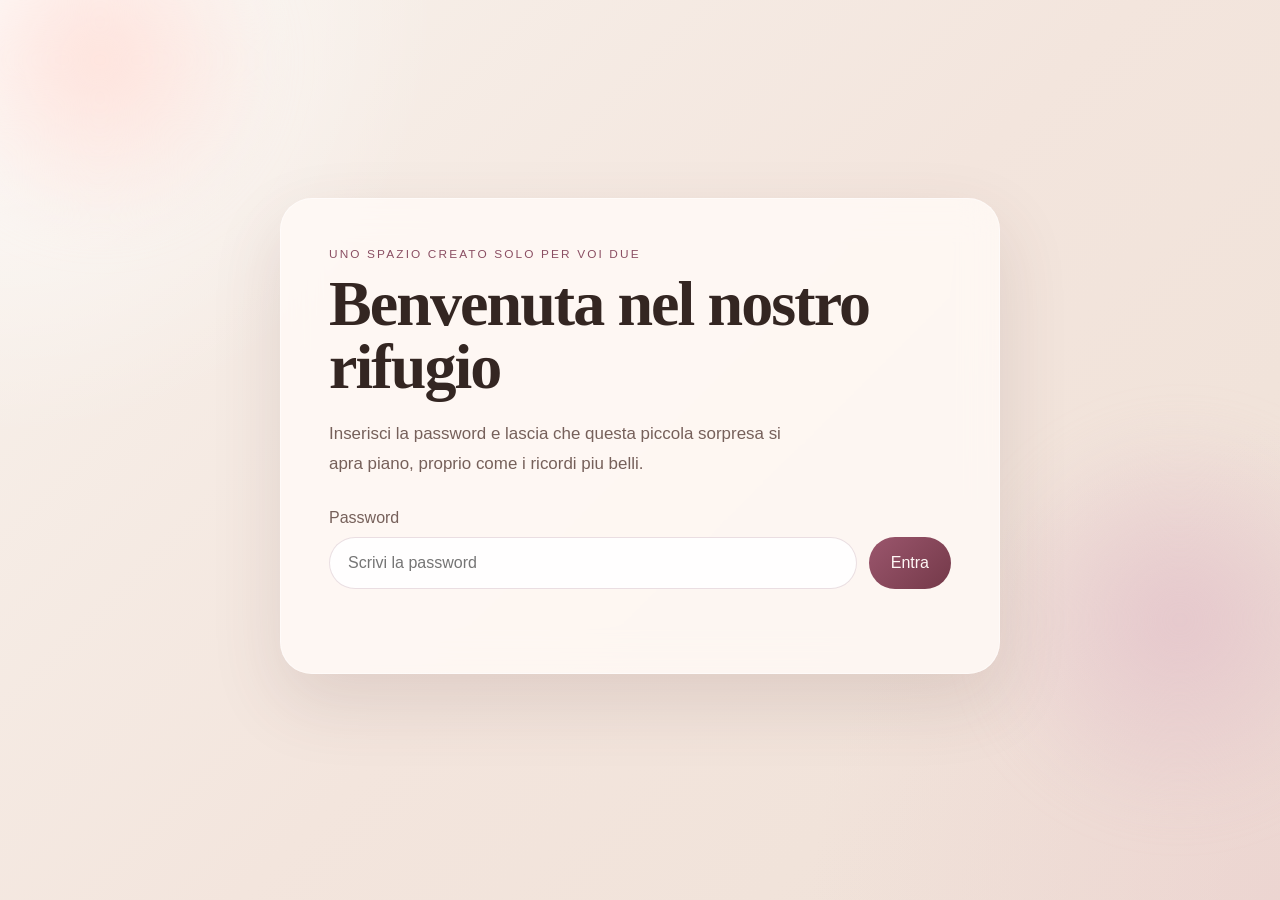
<file: index.html>
<!DOCTYPE html>
<html lang="it">
  <head>
    <meta charset="UTF-8" />
    <meta name="viewport" content="width=device-width, initial-scale=1.0" />
    <title>Per Noi</title>
    <meta
      name="description"
      content="Una lettera romantica e privata, custodita dietro password."
    />
    <link rel="stylesheet" href="./styles.css" />
  </head>
  <body data-page="letter">
    <div class="page-shell">
      <div class="heart-layer" id="heart-layer" aria-hidden="true"></div>
      <div class="background-glow background-glow-one"></div>
      <div class="background-glow background-glow-two"></div>

      <main class="app">
        <section class="gate" id="gate" aria-labelledby="gate-title">
          <div class="gate__card">
            <p class="eyebrow">Uno spazio creato solo per voi due</p>
            <h1 id="gate-title">Benvenuta nel nostro rifugio</h1>
            <p class="gate__intro">
              Inserisci la password e lascia che questa piccola sorpresa si apra
              piano, proprio come i ricordi piu belli.
            </p>

            <form class="gate__form" id="password-form">
              <label class="gate__label" for="password-input">Password</label>
              <div class="gate__input-row">
                <input
                  class="gate__input"
                  id="password-input"
                  name="password"
                  type="password"
                  placeholder="Scrivi la password"
                  autocomplete="current-password"
                  required
                />
                <button class="button button--primary" type="submit">
                  Entra
                </button>
              </div>
              <p class="gate__hint" id="password-message" aria-live="polite"></p>
            </form>
          </div>
        </section>

        <section class="page-content hidden" id="content">
          <section class="page-hero">
            <p class="eyebrow">Per la persona che rende tutto piu bello</p>
            <h1 class="page-title" id="site-title"></h1>
            <p class="page-subtitle" id="site-subtitle"></p>
          </section>

          <section class="panel letter-panel" aria-labelledby="letter-title">
            <div class="section-heading">
              <div>
                <p class="eyebrow">La mia lettera per te</p>
                <h2 id="letter-title">Prima leggi questo</h2>
              </div>
            </div>

            <p class="section-copy" id="hero-quote"></p>
            <article class="letter" id="letter-body"></article>

            <div class="letter-actions">
              <a class="button button--primary" href="./gallery.html">
                Schiacciami e vedrai!
              </a>
            </div>
          </section>
        </section>
      </main>
    </div>

    <script src="./site-data.js"></script>
    <script src="./script.js"></script>
  </body>
</html>
</file>
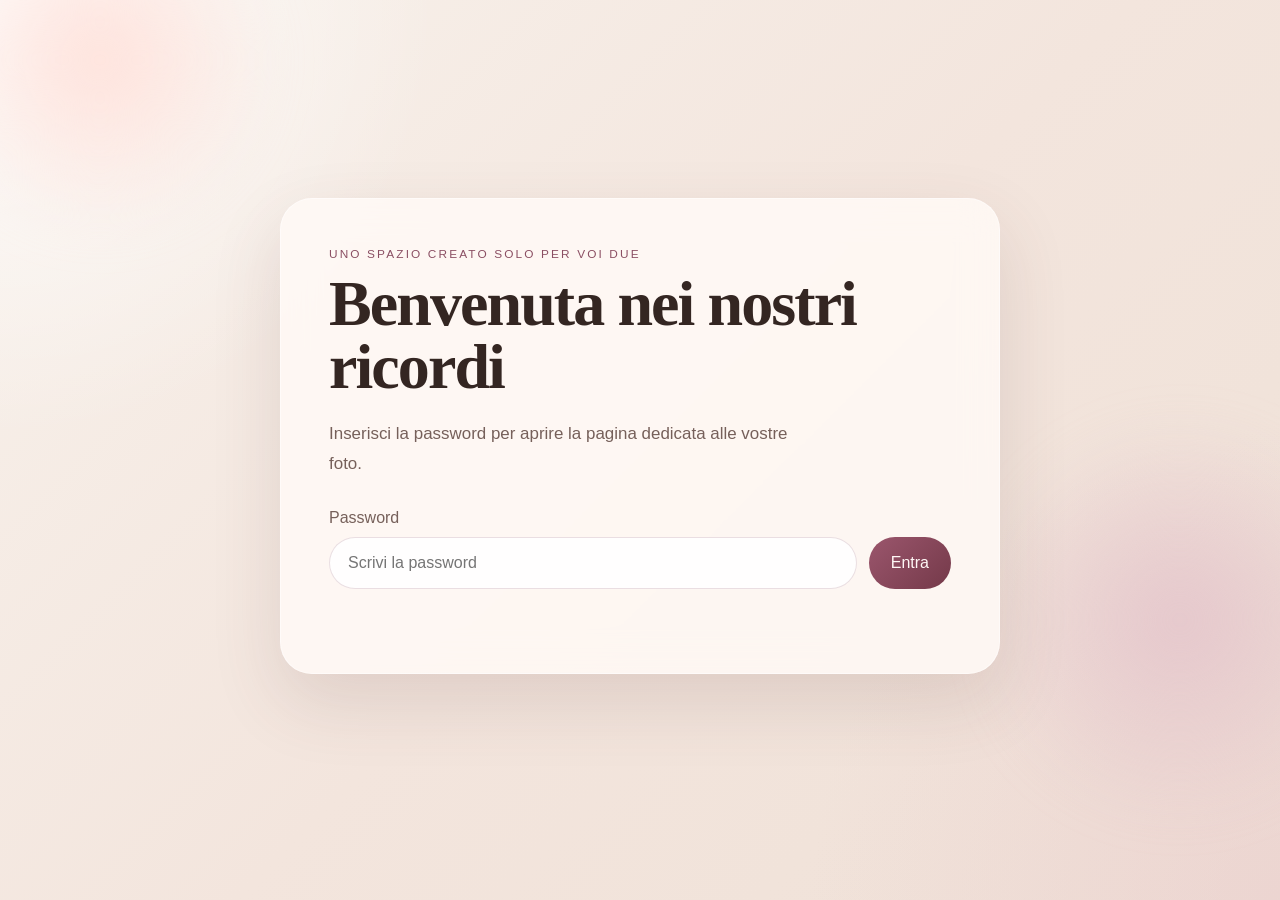
<file: gallery.html>
<!DOCTYPE html>
<html lang="it">
  <head>
    <meta charset="UTF-8" />
    <meta name="viewport" content="width=device-width, initial-scale=1.0" />
    <title>I Nostri Ricordi</title>
    <meta
      name="description"
      content="Una galleria romantica e privata, custodita dietro password."
    />
    <link rel="stylesheet" href="./styles.css" />
  </head>
  <body data-page="gallery">
    <div class="page-shell">
      <div class="heart-layer" id="heart-layer" aria-hidden="true"></div>
      <div class="background-glow background-glow-one"></div>
      <div class="background-glow background-glow-two"></div>

      <main class="app">
        <section class="gate" id="gate" aria-labelledby="gate-title">
          <div class="gate__card">
            <p class="eyebrow">Uno spazio creato solo per voi due</p>
            <h1 id="gate-title">Benvenuta nei nostri ricordi</h1>
            <p class="gate__intro">
              Inserisci la password per aprire la pagina dedicata alle vostre
              foto.
            </p>

            <form class="gate__form" id="password-form">
              <label class="gate__label" for="password-input">Password</label>
              <div class="gate__input-row">
                <input
                  class="gate__input"
                  id="password-input"
                  name="password"
                  type="password"
                  placeholder="Scrivi la password"
                  autocomplete="current-password"
                  required
                />
                <button class="button button--primary" type="submit">
                  Entra
                </button>
              </div>
              <p class="gate__hint" id="password-message" aria-live="polite"></p>
            </form>
          </div>
        </section>

        <section class="page-content hidden" id="content">
          <section class="page-hero page-hero--compact">
            <p class="eyebrow">I nostri momenti</p>
            <h1 class="page-title">Le nostre foto</h1>
            <p class="page-subtitle" id="gallery-intro"></p>
            <div class="page-hero__actions">
              <a class="button button--ghost" href="./index.html">Torna alla lettera</a>
            </div>
          </section>

          <section class="panel gallery-panel" aria-labelledby="gallery-title">
            <div class="section-heading">
              <div>
                <p class="eyebrow">Galleria privata</p>
                <h2 id="gallery-title">Scorri i nostri ricordi</h2>
              </div>
            </div>

            <div class="gallery">
              <div class="gallery__stage">
                <div class="gallery__image-frame">
                  <img id="gallery-image" class="gallery__image" src="" alt="" />
                </div>
                <div class="gallery__copy">
                  <p class="gallery__index" id="gallery-index"></p>
                  <p class="gallery__special hidden" id="gallery-special-label">Per te</p>
                  <h3 class="gallery__caption" id="gallery-caption"></h3>
                  <p class="gallery__description" id="gallery-description"></p>
                  <div class="gallery__copy-actions">
                    <button
                      class="button button--primary"
                      type="button"
                      id="next-button"
                      aria-label="Foto successiva"
                    >
                      Successiva
                    </button>
                  </div>
                </div>
              </div>

              <div class="gallery__controls">
                <button
                  class="button button--ghost"
                  type="button"
                  id="prev-button"
                  aria-label="Foto precedente"
                >
                  Precedente
                </button>
              </div>

              <div class="gallery__dots" id="gallery-dots" aria-label="Seleziona una foto"></div>
              <div class="gallery__surprise hidden" id="gallery-surprise">
                <button class="button button--primary button--sparkle" type="button" id="surprise-button">
                  La mia sorpresa
                </button>
              </div>
            </div>
          </section>
        </section>
      </main>
    </div>

    <script src="./site-data.js"></script>
    <script src="./script.js"></script>
  </body>
</html>
</file>
<file: styles.css>
:root {
  --surface: rgba(255, 250, 246, 0.86);
  --surface-strong: rgba(255, 252, 249, 0.96);
  --text: #342622;
  --muted: #76605a;
  --accent: #8b4f63;
  --accent-deep: #6f3849;
  --shadow: 0 28px 70px rgba(98, 64, 61, 0.14);
  --radius-xl: 32px;
  --radius-lg: 24px;
  --content-width: min(1080px, calc(100vw - 32px));
}

* {
  box-sizing: border-box;
}

html {
  scroll-behavior: smooth;
}

body {
  margin: 0;
  min-height: 100vh;
  color: var(--text);
  background:
    radial-gradient(circle at top left, rgba(255, 255, 255, 0.82), transparent 28%),
    radial-gradient(circle at bottom right, rgba(232, 196, 200, 0.42), transparent 30%),
    linear-gradient(135deg, #f8f2ec 0%, #f3e5dd 52%, #efe1d7 100%);
  font-family: "Avenir Next", "Segoe UI", sans-serif;
}

img {
  display: block;
  max-width: 100%;
}

button,
input {
  font: inherit;
}

a {
  text-decoration: none;
}

.hidden {
  display: none !important;
}

.page-shell {
  position: relative;
  min-height: 100vh;
  overflow: hidden;
}

.heart-layer {
  position: absolute;
  inset: 0;
  overflow: hidden;
  pointer-events: none;
  z-index: 0;
}

.floating-heart {
  position: absolute;
  left: var(--left);
  bottom: -40px;
  font-size: var(--size);
  color: rgba(155, 86, 109, var(--opacity));
  text-shadow: 0 0 12px rgba(255, 255, 255, 0.35);
  animation: heart-rise var(--duration) linear infinite;
  animation-delay: var(--delay);
}

.background-glow {
  position: absolute;
  border-radius: 999px;
  filter: blur(24px);
  pointer-events: none;
}

.background-glow-one {
  top: -120px;
  left: -80px;
  width: 360px;
  height: 360px;
  background: radial-gradient(circle, rgba(255, 223, 216, 0.9), transparent 70%);
  animation: float-one 11s ease-in-out infinite;
}

.background-glow-two {
  right: -100px;
  bottom: 80px;
  width: 400px;
  height: 400px;
  background: radial-gradient(circle, rgba(225, 190, 200, 0.72), transparent 72%);
  animation: float-two 13s ease-in-out infinite;
}

.app {
  position: relative;
  width: var(--content-width);
  margin: 0 auto;
  padding: 28px 0 56px;
  z-index: 1;
}

.gate {
  min-height: calc(100vh - 84px);
  display: grid;
  place-items: center;
}

.gate__card,
.panel,
.page-hero {
  backdrop-filter: blur(18px);
  -webkit-backdrop-filter: blur(18px);
  background: var(--surface);
  border: 1px solid rgba(255, 255, 255, 0.46);
  box-shadow: var(--shadow);
}

.gate__card {
  width: min(720px, 100%);
  padding: 48px;
  border-radius: var(--radius-xl);
  animation: rise-in 800ms ease both, soft-pulse 5.8s ease-in-out infinite 1.2s;
}

.eyebrow {
  margin: 0 0 12px;
  letter-spacing: 0.18em;
  text-transform: uppercase;
  font-size: 0.74rem;
  color: var(--accent);
}

.gate h1,
.page-title,
.section-heading h2,
.gallery__caption {
  margin: 0;
  font-family: "Baskerville", "Palatino Linotype", serif;
}

.gate h1,
.page-title {
  font-size: clamp(2.7rem, 5vw, 4.7rem);
  line-height: 0.98;
  letter-spacing: -0.03em;
}

.gate__intro,
.page-subtitle,
.section-copy,
.gallery__description,
.letter p {
  color: var(--muted);
  line-height: 1.78;
}

.gate__intro {
  margin: 20px 0 0;
  max-width: 52ch;
  font-size: 1.06rem;
}

.gate__form {
  margin-top: 30px;
}

.gate__label {
  display: block;
  margin-bottom: 10px;
  color: var(--muted);
}

.gate__input-row {
  display: flex;
  gap: 12px;
}

.gate__input {
  flex: 1;
  min-width: 0;
  width: 100%;
  padding: 16px 18px;
  border: 1px solid rgba(139, 79, 99, 0.18);
  border-radius: 999px;
  background: rgba(255, 255, 255, 0.88);
  color: var(--text);
  transition: border-color 180ms ease, box-shadow 180ms ease, transform 180ms ease;
}

.gate__input:focus {
  outline: none;
  border-color: rgba(139, 79, 99, 0.45);
  box-shadow: 0 0 0 5px rgba(139, 79, 99, 0.12);
}

.gate__hint {
  min-height: 24px;
  margin: 12px 0 0;
  font-size: 0.92rem;
  color: var(--accent-deep);
}

.button {
  display: inline-flex;
  align-items: center;
  justify-content: center;
  border: 0;
  border-radius: 999px;
  padding: 14px 22px;
  cursor: pointer;
  transition: transform 180ms ease, opacity 180ms ease, background 180ms ease;
}

.button:hover {
  transform: translateY(-1px);
}

.button--primary {
  color: #fff8f6;
  background: linear-gradient(135deg, #9b566d 0%, #743949 100%);
}

.button--ghost {
  color: var(--text);
  background: rgba(255, 255, 255, 0.62);
  border: 1px solid rgba(113, 72, 73, 0.12);
}

.button--sparkle {
  position: relative;
  overflow: hidden;
  box-shadow: 0 18px 36px rgba(116, 57, 73, 0.24);
}

.button--sparkle::after {
  content: "";
  position: absolute;
  inset: -40% auto -40% -20%;
  width: 40%;
  transform: rotate(18deg) translateX(-180%);
  background: linear-gradient(90deg, transparent, rgba(255, 255, 255, 0.48), transparent);
  animation: shimmer 2.8s ease-in-out infinite;
}

.page-content {
  animation: fade-in 500ms ease both;
}

.page-hero {
  padding: 34px;
  border-radius: var(--radius-xl);
  animation: rise-in 820ms ease both, hero-float 8s ease-in-out infinite 1s;
}

.page-hero--compact {
  display: flex;
  flex-direction: column;
  align-items: flex-start;
}

.page-subtitle {
  margin: 18px 0 0;
  max-width: 62ch;
  font-size: 1.04rem;
}

.page-hero__actions {
  margin-top: 22px;
}

.panel {
  margin-top: 22px;
  padding: 32px;
  border-radius: var(--radius-xl);
  animation: rise-in 960ms ease both;
}

.section-heading {
  display: flex;
  align-items: flex-start;
  justify-content: space-between;
  gap: 16px;
  flex-wrap: wrap;
}

.section-heading h2 {
  font-size: clamp(2rem, 4vw, 3rem);
}

.section-copy {
  margin: 18px 0 0;
  max-width: 64ch;
  font-size: 1.02rem;
}

.letter {
  position: relative;
  margin-top: 24px;
  padding: 34px;
  border-radius: var(--radius-lg);
  background: var(--surface-strong);
  border: 1px solid rgba(117, 82, 74, 0.08);
  box-shadow: 0 18px 40px rgba(111, 56, 73, 0.08);
}

.letter::before {
  content: "";
  position: absolute;
  inset: 18px;
  border-radius: 18px;
  border: 1px solid rgba(139, 79, 99, 0.08);
  pointer-events: none;
}

.letter p {
  position: relative;
  margin: 0 0 18px;
  font-size: 1.04rem;
}

.letter p:last-child {
  margin-bottom: 0;
}

.letter-actions {
  margin-top: 26px;
}

.letter-actions .button {
  animation: breathe-button 3.2s ease-in-out infinite;
}

.gallery {
  margin-top: 26px;
}

.gallery__stage {
  display: grid;
  grid-template-columns: minmax(0, 1.08fr) minmax(300px, 0.92fr);
  gap: 24px;
  align-items: stretch;
}

.gallery__image-frame {
  display: flex;
  align-items: center;
  justify-content: center;
  overflow: hidden;
  min-height: 520px;
  padding: 20px;
  border-radius: 28px;
  background:
    linear-gradient(180deg, rgba(255, 255, 255, 0.38), rgba(255, 255, 255, 0.08)),
    rgba(255, 255, 255, 0.34);
  border: 1px solid rgba(255, 255, 255, 0.46);
  box-shadow: inset 0 1px 0 rgba(255, 255, 255, 0.38);
  animation: image-float 6.4s ease-in-out infinite;
}

.gallery__image {
  width: 100%;
  height: 100%;
  max-height: 76vh;
  object-fit: contain;
  transition: opacity 320ms ease, transform 700ms ease;
}

.gallery__image.is-changing {
  opacity: 0.4;
  transform: scale(1.02);
}

.gallery__copy {
  display: flex;
  flex-direction: column;
  justify-content: center;
  animation: rise-in 900ms ease both;
}

.gallery__index {
  margin: 0;
  color: var(--accent);
  font-size: 0.82rem;
  letter-spacing: 0.18em;
  text-transform: uppercase;
}

.gallery__special {
  display: inline-flex;
  margin: 0 0 12px;
  padding: 6px 12px;
  border-radius: 999px;
  background: rgba(139, 79, 99, 0.12);
  color: var(--accent-deep);
  font-size: 0.78rem;
  letter-spacing: 0.12em;
  text-transform: uppercase;
}

.gallery__caption {
  margin: 14px 0 12px;
  font-size: clamp(1.8rem, 3vw, 2.3rem);
}

.gallery__description {
  margin: 0;
  font-size: 1rem;
}

.gallery__copy-actions {
  margin-top: 22px;
}

.gallery__controls {
  display: flex;
  gap: 12px;
  margin-top: 22px;
}

.gallery__dots {
  display: flex;
  flex-wrap: wrap;
  gap: 10px;
  margin-top: 18px;
}

.gallery__surprise {
  margin-top: 24px;
  animation: fade-in 500ms ease both;
}

.gallery__dot {
  width: 12px;
  height: 12px;
  padding: 0;
  border: 0;
  border-radius: 999px;
  background: rgba(139, 79, 99, 0.24);
  cursor: pointer;
  transition: transform 180ms ease, background 180ms ease;
}

.gallery__dot.is-active {
  transform: scale(1.15);
  background: var(--accent);
}

@keyframes fade-in {
  from {
    opacity: 0;
  }

  to {
    opacity: 1;
  }
}

@keyframes rise-in {
  from {
    opacity: 0;
    transform: translateY(18px);
  }

  to {
    opacity: 1;
    transform: translateY(0);
  }
}

@keyframes soft-pulse {
  0%,
  100% {
    box-shadow: var(--shadow);
  }

  50% {
    box-shadow: 0 34px 90px rgba(139, 79, 99, 0.2);
  }
}

@keyframes hero-float {
  0%,
  100% {
    transform: translateY(0);
  }

  50% {
    transform: translateY(-6px);
  }
}

@keyframes image-float {
  0%,
  100% {
    transform: translateY(0) scale(1);
  }

  50% {
    transform: translateY(-8px) scale(1.01);
  }
}

@keyframes breathe-button {
  0%,
  100% {
    transform: translateY(0) scale(1);
    box-shadow: 0 10px 24px rgba(116, 57, 73, 0.18);
  }

  50% {
    transform: translateY(-2px) scale(1.03);
    box-shadow: 0 18px 36px rgba(116, 57, 73, 0.28);
  }
}

@keyframes shimmer {
  0% {
    transform: rotate(18deg) translateX(-180%);
  }

  55%,
  100% {
    transform: rotate(18deg) translateX(420%);
  }
}

@keyframes float-one {
  0%,
  100% {
    transform: translate3d(0, 0, 0);
  }

  50% {
    transform: translate3d(18px, 20px, 0);
  }
}

@keyframes float-two {
  0%,
  100% {
    transform: translate3d(0, 0, 0);
  }

  50% {
    transform: translate3d(-24px, -18px, 0);
  }
}

@keyframes heart-rise {
  0% {
    transform: translate3d(0, 0, 0) scale(0.8) rotate(0deg);
    opacity: 0;
  }

  10% {
    opacity: 1;
  }

  50% {
    transform: translate3d(var(--drift), -45vh, 0) scale(1) rotate(8deg);
  }

  100% {
    transform: translate3d(calc(var(--drift) * -1), -110vh, 0) scale(1.14) rotate(-8deg);
    opacity: 0;
  }
}

@media (max-width: 900px) {
  .gallery__stage {
    grid-template-columns: 1fr;
  }

  .gallery__image-frame {
    min-height: 360px;
  }
}

@media (max-width: 640px) {
  .app {
    padding-top: 18px;
    padding-bottom: 32px;
  }

  .gate__card,
  .page-hero,
  .panel,
  .letter {
    padding: 24px;
  }

  .gate__input-row,
  .gallery__controls {
    flex-direction: column;
  }

  .gallery__image-frame {
    min-height: 280px;
  }
}
</file>
